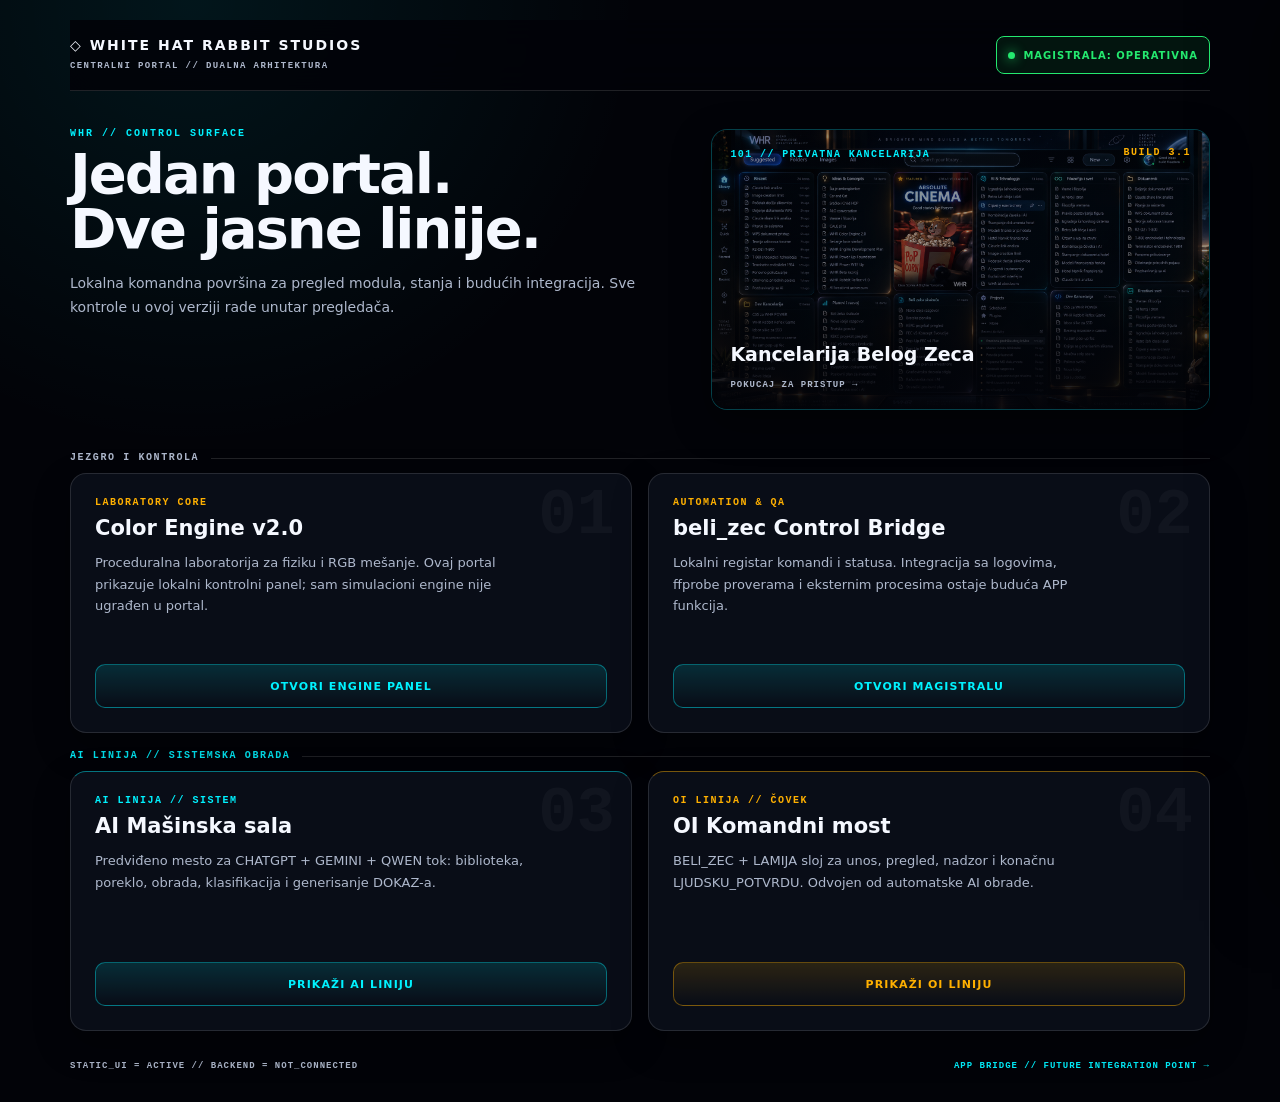
<file: index.html>
<!DOCTYPE html>
<html lang="sr">
<head>
  <meta charset="UTF-8">
  <meta name="viewport" content="width=device-width, initial-scale=1, viewport-fit=cover">
  <meta name="theme-color" content="#020308">
  <title>WHR STUDIOS — Centralni Portal v3.1</title>
  <style>
    :root {
      --bg-deep: #020308;
      --bg-main: #060811;
      --bg-panel: rgba(10, 14, 25, 0.94);
      --border: rgba(255, 255, 255, 0.12);
      --text: #f5f8ff;
      --soft: #aeb8cc;
      --cyan: #00f2ff;
      --amber: #ffb000;
      --green: #24e96f;
      --red: #ff4d62;
      --purple: #b88cff;
      --header-h: 71px;
    }

    * { box-sizing: border-box; }
    html { min-height: 100%; background: var(--bg-deep); }
    body {
      min-width: 280px;
      min-height: 100%;
      margin: 0;
      overflow-x: hidden;
      overflow-y: auto;
      color: var(--text);
      background:
        radial-gradient(circle at 15% 0%, rgba(0, 242, 255, 0.08), transparent 28rem),
        var(--bg-deep);
      font-family: "Segoe UI", Roboto, system-ui, sans-serif;
    }
    body::before {
      content: "";
      position: fixed;
      inset: 0;
      z-index: -1;
      pointer-events: none;
      background-image:
        linear-gradient(rgba(255,255,255,.016) 1px, transparent 1px),
        linear-gradient(90deg, rgba(255,255,255,.016) 1px, transparent 1px);
      background-size: 24px 24px;
    }
    button, a { font: inherit; }
    button:focus-visible, a:focus-visible { outline: 2px solid var(--cyan); outline-offset: 3px; }

    .shell { width: min(1180px, 100%); min-height: 100vh; margin: auto; padding: 20px; }
    .topbar {
      position: sticky;
      top: 0;
      z-index: 20;
      min-height: var(--header-h);
      display: flex;
      align-items: center;
      justify-content: space-between;
      gap: 18px;
      padding: 13px 0;
      border-bottom: 1px solid var(--border);
      background: rgba(2, 3, 8, .88);
      backdrop-filter: blur(16px);
    }
    .brand { min-width: 0; }
    .brand strong { display: block; font-size: 14px; letter-spacing: 2px; }
    .brand small { color: var(--soft); font: 700 9px/1.5 ui-monospace, monospace; letter-spacing: 1.4px; }
    .status-button {
      flex: 0 0 auto;
      display: inline-flex;
      align-items: center;
      gap: 8px;
      min-height: 38px;
      padding: 7px 11px;
      border: 1px solid var(--status-color, var(--green));
      border-radius: 8px;
      color: var(--status-color, var(--green));
      background: color-mix(in srgb, var(--status-color, var(--green)) 8%, transparent);
      font-size: 10px;
      font-weight: 900;
      letter-spacing: 1px;
      cursor: pointer;
    }
    .status-dot { width: 7px; height: 7px; border-radius: 50%; background: currentColor; box-shadow: 0 0 12px currentColor; }

    .hero { display: grid; grid-template-columns: minmax(0, 1.1fr) minmax(320px, .9fr); align-items: stretch; gap: 32px; padding: 38px 0 25px; }
    .eyebrow { margin: 0 0 8px; color: var(--cyan); font: 800 10px/1 ui-monospace, monospace; letter-spacing: 2px; }
    h1 { max-width: 700px; margin: 0; font-size: clamp(28px, 5vw, 56px); line-height: .98; letter-spacing: -2px; }
    .hero-copy { max-width: 650px; margin: 15px 0 0; color: var(--soft); font-size: 14px; line-height: 1.7; }
    .version { color: var(--amber); font: 900 10px/1 ui-monospace, monospace; letter-spacing: 1.5px; }
    .office-door { position: relative; min-height: 245px; overflow: hidden; border: 1px solid rgba(0,242,255,.24); border-radius: 16px; background: #050810; box-shadow: 0 14px 38px rgba(0,0,0,.42); cursor: pointer; padding: 0; color: var(--text); text-align: left; }
    .office-door img { width: 100%; height: 100%; min-height: 245px; display: block; object-fit: cover; object-position: center; opacity: .72; transition: opacity 160ms ease, transform 240ms ease; }
    .office-door:hover img { opacity: .9; transform: scale(1.015); }
    .office-door.knocking { animation: knock 180ms ease 2; }
    .door-overlay { position: absolute; inset: 0; display: flex; flex-direction: column; justify-content: space-between; padding: 18px; background: linear-gradient(180deg, rgba(2,3,8,.2), rgba(2,3,8,.16) 45%, rgba(2,3,8,.94)); }
    .door-top { display: flex; justify-content: space-between; gap: 12px; }
    .door-label { font: 900 10px/1.3 ui-monospace, monospace; letter-spacing: 1.4px; color: var(--cyan); }
    .door-bottom strong { display: block; margin-bottom: 7px; font-size: 19px; }
    .door-bottom span { color: var(--soft); font: 800 9px/1.4 ui-monospace, monospace; letter-spacing: 1px; }
    @keyframes knock { 50% { transform: translateX(3px); } }

    .line-label { display: flex; align-items: center; gap: 12px; margin: 18px 0 10px; color: var(--soft); font: 800 10px/1 ui-monospace, monospace; letter-spacing: 1.6px; }
    .line-label::after { content: ""; height: 1px; flex: 1; background: var(--border); }
    .line-label.ai { color: var(--cyan); }
    .line-label.oi { color: var(--amber); }
    .grid { display: grid; grid-template-columns: repeat(2, minmax(0, 1fr)); gap: 16px; }
    .card {
      position: relative;
      min-height: 260px;
      overflow: hidden;
      display: flex;
      flex-direction: column;
      justify-content: space-between;
      gap: 22px;
      padding: 24px;
      border: 1px solid var(--border);
      border-radius: 16px;
      background: var(--bg-panel);
      box-shadow: 0 14px 36px rgba(0,0,0,.32);
    }
    .card::after { content: attr(data-index); position: absolute; right: 16px; top: 10px; color: rgba(255,255,255,.035); font: 900 64px/1 ui-monospace, monospace; }
    .meta { margin: 0 0 8px; color: var(--accent, var(--amber)); font: 800 10px/1 ui-monospace, monospace; letter-spacing: 1.5px; }
    h2 { position: relative; z-index: 1; margin: 0 0 12px; font-size: 21px; }
    .desc { position: relative; z-index: 1; max-width: 52ch; margin: 0; color: var(--soft); font-size: 13px; line-height: 1.65; }
    .action {
      position: relative;
      z-index: 2;
      width: 100%;
      min-height: 44px;
      border: 1px solid color-mix(in srgb, var(--accent, var(--cyan)) 38%, transparent);
      border-radius: 10px;
      color: var(--accent, var(--cyan));
      background: linear-gradient(180deg, color-mix(in srgb, var(--accent, var(--cyan)) 14%, transparent), transparent);
      font-size: 11px;
      font-weight: 900;
      letter-spacing: 1.1px;
      cursor: pointer;
      transition: transform 120ms ease, border-color 120ms ease;
    }
    .action:hover { border-color: var(--accent, var(--cyan)); }
    .action:active { transform: scale(.985); }
    .ai-card { --accent: var(--cyan); border-top-color: rgba(0,242,255,.45); }
    .oi-card { --accent: var(--amber); border-top-color: rgba(255,176,0,.45); }

    .footer { display: flex; justify-content: space-between; gap: 18px; padding: 28px 0 8px; color: var(--soft); font: 700 9px/1.6 ui-monospace, monospace; letter-spacing: 1px; }
    .footer a { color: var(--cyan); text-decoration: none; }

    .backdrop { position: fixed; inset: 0; z-index: 40; background: rgba(0,0,0,.64); opacity: 0; pointer-events: none; transition: opacity 180ms ease; }
    .drawer {
      position: fixed;
      inset: 0 0 0 auto;
      z-index: 50;
      width: min(570px, 100%);
      height: 100dvh;
      overflow-y: auto;
      transform: translateX(102%);
      transition: transform 210ms ease;
      border-left: 1px solid var(--border);
      background: #070a12;
      box-shadow: -20px 0 60px rgba(0,0,0,.55);
    }
    body.drawer-open { overflow: hidden; }
    body.drawer-open .backdrop { opacity: 1; pointer-events: auto; }
    body.drawer-open .drawer { transform: translateX(0); }
    .drawer-head { position: sticky; top: 0; z-index: 2; display: flex; justify-content: space-between; gap: 12px; padding: 19px 22px; border-bottom: 1px solid var(--border); background: rgba(7,10,18,.92); backdrop-filter: blur(14px); }
    .route { color: var(--cyan); font: 800 10px/1.4 ui-monospace, monospace; letter-spacing: 1.3px; }
    .close { width: 36px; height: 36px; border: 1px solid var(--border); border-radius: 8px; color: var(--text); background: transparent; cursor: pointer; }
    .panel { display: none; padding: 26px 22px 44px; }
    .panel.active { display: block; }
    .panel h2 { font-size: 30px; }
    .panel-lead { margin: 0 0 24px; color: var(--soft); line-height: 1.7; }
    .terminal-box { margin: 14px 0; padding: 16px; border: 1px solid var(--border); border-radius: 10px; background: #03050a; color: #c8d4e8; font: 12px/1.7 ui-monospace, monospace; white-space: pre-wrap; }
    .tag-row { display: flex; flex-wrap: wrap; gap: 8px; margin: 18px 0; }
    .tag { padding: 5px 8px; border: 1px solid var(--border); border-radius: 999px; color: var(--soft); font: 800 9px/1 ui-monospace, monospace; letter-spacing: 1px; }
    .notice { padding: 15px; border-left: 3px solid var(--amber); background: rgba(255,176,0,.07); color: #f4d99a; font-size: 12px; line-height: 1.65; }
    .status-options { display: grid; gap: 9px; margin-top: 18px; }
    .status-choice { display: flex; justify-content: space-between; align-items: center; gap: 14px; min-height: 46px; padding: 10px 12px; border: 1px solid var(--border); border-radius: 9px; color: var(--text); background: transparent; cursor: pointer; text-align: left; }
    .status-choice[aria-pressed="true"] { border-color: var(--choice); box-shadow: inset 3px 0 var(--choice); }
    .status-choice small { color: var(--soft); }

    dialog { width: min(440px, calc(100% - 28px)); padding: 0; border: 1px solid rgba(0,242,255,.32); border-radius: 14px; color: var(--text); background: #080b14; box-shadow: 0 24px 80px rgba(0,0,0,.72); }
    dialog::backdrop { background: rgba(0,0,0,.78); backdrop-filter: blur(5px); }
    .gate { padding: 24px; }
    .gate h2 { margin: 8px 0 10px; font-size: 25px; }
    .gate p { color: var(--soft); font-size: 13px; line-height: 1.6; }
    .gate label { display: block; margin: 16px 0 7px; color: var(--cyan); font: 800 10px/1 ui-monospace, monospace; letter-spacing: 1px; }
    .gate input { width: 100%; min-height: 46px; padding: 10px 12px; border: 1px solid var(--border); border-radius: 9px; background: #03050a; color: var(--text); font: 14px ui-monospace, monospace; }
    .gate-actions { display: flex; gap: 9px; margin-top: 20px; }
    .gate-actions button { flex: 1; min-height: 42px; border: 1px solid var(--border); border-radius: 9px; color: var(--text); background: transparent; cursor: pointer; }
    .gate-actions .primary { border-color: var(--cyan); color: var(--cyan); background: rgba(0,242,255,.07); }
    .gate-error { min-height: 19px; margin: 10px 0 0 !important; color: var(--red) !important; }

    .office { position: fixed; inset: 0; z-index: 80; display: none; overflow-y: auto; background: #020308; }
    body.office-open { overflow: hidden; }
    body.office-open .office { display: block; }
    .office-shell { width: min(1240px, 100%); min-height: 100%; margin: auto; padding: 22px; }
    .office-head { display: flex; justify-content: space-between; align-items: center; gap: 18px; padding-bottom: 18px; border-bottom: 1px solid var(--border); }
    .office-title small { display: block; margin-bottom: 7px; color: var(--red); font: 900 9px/1 ui-monospace, monospace; letter-spacing: 1.5px; }
    .office-title h1 { font-size: clamp(25px, 4vw, 42px); letter-spacing: -1px; }
    .lock-exit { min-height: 42px; padding: 9px 13px; border: 1px solid var(--red); border-radius: 9px; color: var(--red); background: rgba(255,77,98,.06); font: 900 9px/1 ui-monospace, monospace; letter-spacing: 1px; cursor: pointer; }
    .office-intro { display: flex; justify-content: space-between; gap: 20px; padding: 24px 0 16px; color: var(--soft); font: 800 10px/1.6 ui-monospace, monospace; letter-spacing: 1px; }
    .control-room { display: grid; grid-template-columns: minmax(175px, .55fr) minmax(420px, 1.7fr) minmax(175px, .55fr); grid-template-rows: repeat(2, minmax(175px, 1fr)); grid-template-areas: "rabbit video gemini" "chatgpt video qwen"; gap: 12px; }
    .office-node { position: relative; min-height: 175px; padding: 17px; overflow: hidden; border: 1px solid var(--border); border-radius: 12px; color: var(--text); background: rgba(10,14,25,.9); text-align: left; cursor: pointer; }
    .office-node:hover, .office-node.selected { border-color: var(--node-color, var(--cyan)); background: color-mix(in srgb, var(--node-color, var(--cyan)) 6%, var(--panel)); }
    .office-node::after { content: ""; position: absolute; width: 7px; height: 7px; right: 14px; top: 14px; border-radius: 50%; background: var(--node-color, var(--cyan)); box-shadow: 0 0 10px var(--node-color, var(--cyan)); }
    .node-rabbit { grid-area: rabbit; --node-color: var(--red); }
    .node-chatgpt { grid-area: chatgpt; --node-color: #24e96f; }
    .node-gemini { grid-area: gemini; --node-color: var(--purple); }
    .node-qwen { grid-area: qwen; --node-color: var(--cyan); }
    .node-number { color: rgba(255,255,255,.18); font: 900 24px/1 ui-monospace, monospace; }
    .office-node strong { display: block; margin: 30px 0 8px; font-size: 14px; overflow-wrap: anywhere; }
    .office-node small { color: var(--soft); font: 800 8px/1.5 ui-monospace, monospace; letter-spacing: .8px; }
    .video-station { grid-area: video; position: relative; min-height: 362px; overflow: hidden; display: flex; flex-direction: column; border: 1px solid rgba(0,242,255,.34); border-radius: 14px; background: #010205; box-shadow: inset 0 0 40px rgba(0,242,255,.035); }
    .video-head { display: flex; align-items: center; justify-content: space-between; gap: 12px; padding: 11px 14px; border-bottom: 1px solid var(--border); color: var(--cyan); font: 900 9px/1 ui-monospace, monospace; letter-spacing: 1.2px; }
    .video-screen { position: relative; flex: 1; min-height: 290px; display: grid; place-items: center; background: radial-gradient(circle, rgba(0,242,255,.07), transparent 58%), #000; }
    .video-screen video { width: 100%; height: 100%; max-height: 440px; display: none; object-fit: contain; background: #000; }
    .video-screen.has-video video { display: block; }
    .video-screen.has-video .video-empty { display: none; }
    .video-empty { padding: 24px; text-align: center; color: var(--soft); }
    .video-empty strong { display: block; margin-bottom: 10px; color: var(--text); font-size: 18px; }
    .video-empty span { display: block; font: 9px/1.7 ui-monospace, monospace; letter-spacing: 1px; }
    .video-actions { display: flex; align-items: center; justify-content: space-between; gap: 12px; padding: 10px 14px; border-top: 1px solid var(--border); }
    .video-file { position: absolute; width: 1px; height: 1px; opacity: 0; pointer-events: none; }
    .video-pick { padding: 8px 11px; border: 1px solid var(--cyan); border-radius: 7px; color: var(--cyan); background: rgba(0,242,255,.07); font: 900 8px/1 ui-monospace, monospace; letter-spacing: 1px; cursor: pointer; }
    .video-name { min-width: 0; overflow: hidden; color: var(--soft); font: 8px/1.4 ui-monospace, monospace; text-overflow: ellipsis; white-space: nowrap; }
    .cube-label { margin: 22px 0 11px; color: var(--soft); font: 900 9px/1 ui-monospace, monospace; letter-spacing: 1.3px; }
    .cube-dock { display: flex; flex-wrap: wrap; justify-content: center; gap: 12px; }
    .archive-cube { --cube-color: var(--cyan); position: relative; width: 112px; aspect-ratio: 1; padding: 12px; overflow: hidden; border: 1px solid var(--border); border-radius: 12px; color: var(--text); background: linear-gradient(145deg, rgba(255,255,255,.035), transparent 55%), rgba(10,14,25,.94); text-align: left; cursor: pointer; }
    .archive-cube:hover, .archive-cube.selected { transform: translateY(-2px); border-color: var(--cube-color); box-shadow: 0 10px 26px rgba(0,0,0,.35), inset 0 0 20px color-mix(in srgb, var(--cube-color) 7%, transparent); }
    .cube-number { color: rgba(255,255,255,.22); font: 900 13px/1 ui-monospace, monospace; }
    .archive-cube strong { position: absolute; inset: auto 10px 13px; font-size: 10px; overflow-wrap: anywhere; }
    .cube-dot { position: absolute; right: 11px; top: 11px; width: 6px; height: 6px; border-radius: 50%; background: var(--cube-color); box-shadow: 0 0 9px var(--cube-color); }
    .office-status { min-height: 42px; margin-top: 14px; padding: 12px 14px; border: 1px solid var(--border); border-radius: 9px; color: var(--soft); font: 10px/1.6 ui-monospace, monospace; }

    @media (max-width: 680px) {
      .shell { min-height: 100dvh; padding: 0 14px 18px; }
      .topbar { min-height: 64px; }
      .brand strong { font-size: 11px; letter-spacing: 1.3px; }
      .brand small { display: none; }
      .status-button { max-width: 148px; font-size: 8px; letter-spacing: .5px; }
      .hero { display: grid; grid-template-columns: 1fr; padding: 28px 0 18px; }
      .hero-copy { font-size: 13px; }
      .office-door, .office-door img { min-height: 210px; }
      .grid { grid-template-columns: 1fr; }
      .card { min-height: 230px; padding: 20px; }
      .footer { flex-direction: column; }
      .drawer { border-left: 0; }
      .office-shell { padding: 14px; }
      .office-head, .office-intro { align-items: flex-start; flex-direction: column; }
      .control-room { grid-template-columns: 1fr; grid-template-rows: auto; grid-template-areas: "rabbit" "chatgpt" "video" "gemini" "qwen"; }
      .office-node { min-height: 125px; }
      .office-node strong { margin-top: 20px; }
      .video-station { min-height: 300px; }
      .cube-dock { justify-content: flex-start; }
    }
    @media (max-width: 390px) { .archive-cube { width: calc(50% - 6px); } }
    @media (prefers-reduced-motion: reduce) { *, *::before, *::after { scroll-behavior: auto !important; transition: none !important; } }
  </style>
</head>
<body>
  <div class="shell">
    <header class="topbar">
      <div class="brand">
        <strong>◇ WHITE HAT RABBIT STUDIOS</strong>
        <small>CENTRALNI PORTAL // DUALNA ARHITEKTURA</small>
      </div>
      <button id="statusButton" class="status-button" type="button" aria-label="Promeni status magistrale">
        <span class="status-dot" aria-hidden="true"></span>
        <span id="statusText">MAGISTRALA: OPERATIVNA</span>
      </button>
    </header>

    <main>
      <section class="hero" aria-labelledby="portal-title">
        <div>
          <p class="eyebrow">WHR // CONTROL SURFACE</p>
          <h1 id="portal-title">Jedan portal.<br>Dve jasne linije.</h1>
          <p class="hero-copy">Lokalna komandna površina za pregled modula, stanja i budućih integracija. Sve kontrole u ovoj verziji rade unutar pregledača.</p>
        </div>
        <button id="officeDoor" class="office-door" type="button" aria-label="Pokucaj na vrata Kancelarije Belog Zeca">
          <img src="assets/kancelarija-vrata.png" alt="Vrata Kancelarije Belog Zeca sa Džerijem i kokicama">
          <span class="door-overlay">
            <span class="door-top"><span class="door-label">101 // PRIVATNA KANCELARIJA</span><span class="version">BUILD 3.1</span></span>
            <span class="door-bottom"><strong>Kancelarija Belog Zeca</strong><span>POKUCAJ ZA PRISTUP →</span></span>
          </span>
        </button>
      </section>

      <div class="line-label">JEZGRO I KONTROLA</div>
      <section class="grid" aria-label="Jezgro i kontrola">
        <article class="card" data-index="01">
          <div>
            <p class="meta">LABORATORY CORE</p>
            <h2>Color Engine v2.0</h2>
            <p class="desc">Proceduralna laboratorija za fiziku i RGB mešanje. Ovaj portal prikazuje lokalni kontrolni panel; sam simulacioni engine nije ugrađen u portal.</p>
          </div>
          <button class="action route-button" type="button" data-route="color-engine">OTVORI ENGINE PANEL</button>
        </article>
        <article class="card" data-index="02">
          <div>
            <p class="meta">AUTOMATION &amp; QA</p>
            <h2>beli_zec Control Bridge</h2>
            <p class="desc">Lokalni registar komandi i statusa. Integracija sa logovima, ffprobe proverama i eksternim procesima ostaje buduća APP funkcija.</p>
          </div>
          <button class="action route-button" type="button" data-route="control-bridge">OTVORI MAGISTRALU</button>
        </article>
      </section>

      <div class="line-label ai">AI LINIJA // SISTEMSKA OBRADA</div>
      <section class="grid" aria-label="AI i OI linija">
        <article class="card ai-card" data-index="03">
          <div>
            <p class="meta">AI LINIJA // SISTEM</p>
            <h2>AI Mašinska sala</h2>
            <p class="desc">Predviđeno mesto za CHATGPT + GEMINI + QWEN tok: biblioteka, poreklo, obrada, klasifikacija i generisanje DOKAZ-a.</p>
          </div>
          <button class="action route-button" type="button" data-route="ai-sala">PRIKAŽI AI LINIJU</button>
        </article>
        <article class="card oi-card" data-index="04">
          <div>
            <p class="meta">OI LINIJA // ČOVEK</p>
            <h2>OI Komandni most</h2>
            <p class="desc">BELI_ZEC + LAMIJA sloj za unos, pregled, nadzor i konačnu LJUDSKU_POTVRDU. Odvojen od automatske AI obrade.</p>
          </div>
          <button class="action route-button" type="button" data-route="oi-most">PRIKAŽI OI LINIJU</button>
        </article>
      </section>
    </main>

    <footer class="footer">
      <span>STATIC_UI = ACTIVE // BACKEND = NOT_CONNECTED</span>
      <a href="#app-bridge">APP BRIDGE // FUTURE INTEGRATION POINT →</a>
    </footer>
  </div>

  <div id="backdrop" class="backdrop" aria-hidden="true"></div>
  <aside id="drawer" class="drawer" aria-hidden="true" aria-label="Detalji modula">
    <header class="drawer-head">
      <div><div class="route" id="routeLabel">ROUTE //</div></div>
      <button id="closeDrawer" class="close" type="button" aria-label="Zatvori panel">✕</button>
    </header>

    <section class="panel" data-panel="color-engine">
      <h2>Color Engine v2.0</h2>
      <p class="panel-lead">Kontrolna tačka simulacionog modula. U statičkoj v2 verziji ovo je pregled spremnosti, ne pokretanje eksternog engine-a.</p>
      <div class="tag-row"><span class="tag">FIXED TIMESTEP</span><span class="tag">SEEDED RNG</span><span class="tag">RGB PHYSICS</span></div>
      <div class="terminal-box">ENGINE_ROUTE = READY
EXECUTION_MODE = LOCAL_UI_ONLY
SIMULATION_RUNTIME = NOT_EMBEDDED</div>
      <div class="notice">Za stvarno pokretanje simulacije kasnije povezati APP bridge sa eksplicitnom komandom i odgovorom o uspehu.</div>
    </section>

    <section class="panel" data-panel="control-bridge">
      <h2>beli_zec Control Bridge</h2>
      <p class="panel-lead">Magistrala čuva lokalni status interfejsa. Izaberi operativno stanje; izbor se pamti samo u ovom pregledaču.</p>
      <div id="statusOptions" class="status-options"></div>
      <div class="terminal-box" id="bridgeLog">[LOCAL] Magistrala spremna za UI komande.</div>
      <div class="notice">Nema povezanog registra logova, ffprobe procesa ni servera. Status je prezentaciono stanje UI-ja.</div>
    </section>

    <section class="panel" data-panel="ai-sala">
      <h2>AI Mašinska sala</h2>
      <p class="panel-lead">Sistemska linija je namenski odvojena od ljudske potvrde.</p>
      <div class="terminal-box">ULAZ → BIBLIOTEKA / POREKLO
OBRADA → CHATGPT + GEMINI + QWEN
IZLAZ → KLASIFIKACIJA + NACRT DOKAZA
KONAČNA POTVRDA → NIJE U AI LINIJI</div>
      <div class="notice">Imena servisa označavaju planiranu arhitekturu. Ovaj fajl ne šalje mrežne zahteve i ne tvrdi da su AI servisi povezani.</div>
    </section>

    <section class="panel" data-panel="oi-most">
      <h2>OI Komandni most</h2>
      <p class="panel-lead">Ljudski sloj zadržava nadzor, tumačenje i završnu potvrdu rezultata.</p>
      <div class="terminal-box">ULAZ → BELI_ZEC + LAMIJA
KONTROLA → PREGLED / NADZOR
ODLUKA → LJUDSKA_POTVRDA
GRANICA → AI NE POTVRĐUJE UMESTO ČOVEKA</div>
      <div class="notice">OI panel je lokalna arhitektonska mapa. Ne izvršava niti potpisuje stvarne odluke.</div>
    </section>

    <section class="panel" data-panel="app-bridge">
      <h2>APP Bridge</h2>
      <p class="panel-lead">Jasno rezervisana tačka za buduće povezivanje portala sa desktop ili serverskom aplikacijom.</p>
      <div class="terminal-box">INTEGRATION_STATUS = NOT_CONNECTED
TRANSPORT = UNDEFINED
API_CONTRACT = TODO
FALLBACK = STATIC_LOCAL_UI</div>
      <div class="notice">Future integration point: ovde kasnije definisati dozvoljene komande, format odgovora, autentikaciju, timeout i prikaz grešaka.</div>
    </section>
  </aside>

  <dialog id="accessGate">
    <form id="accessForm" class="gate" method="dialog">
      <p class="eyebrow">KUCANJE // PRIVATNI ULAZ</p>
      <h2 id="gateTitle">Kancelarija Belog Zeca</h2>
      <p id="gateHelp">Unesi lozinku za ulaz.</p>
      <label for="officePassword">LOZINKA</label>
      <input id="officePassword" type="password" autocomplete="current-password" required minlength="4">
      <div id="confirmWrap" hidden>
        <label for="officePasswordConfirm">POTVRDI LOZINKU</label>
        <input id="officePasswordConfirm" type="password" autocomplete="new-password" minlength="4">
      </div>
      <p id="gateError" class="gate-error" role="alert"></p>
      <div class="gate-actions">
        <button id="cancelGate" type="button">ODUSTANI</button>
        <button class="primary" type="submit">OTKLJUČAJ</button>
      </div>
    </form>
  </dialog>

  <section id="office" class="office" aria-hidden="true">
    <div class="office-shell">
      <header class="office-head">
        <div class="office-title"><small>IZOLOVANA ZONA // LOCAL UI</small><h1>Kancelarija Belog Zeca</h1></div>
        <button id="lockOffice" class="lock-exit" type="button">ZAKLJUČAJ I IZAĐI</button>
      </header>
      <div class="office-intro"><span>KOMANDNA SOBA // 4 KANCELARIJE + VIDEO</span><span>APP BRIDGES = ČEKAJU MONTAŽU</span></div>
      <div id="controlRoom" class="control-room" aria-label="Glavne kancelarije i video ekran"></div>
      <div class="cube-label">POMOĆNI MODULI // MALE KOCKE</div>
      <div id="cubeDock" class="cube-dock" aria-label="Pomoćni arhivski moduli"></div>
      <div id="officeStatus" class="office-status" aria-live="polite">Komandna soba je spremna. Izaberi kancelariju, kocku ili lokalni MP4.</div>
    </div>
  </section>

  <script>
    "use strict";

    const routes = new Set(["color-engine", "control-bridge", "ai-sala", "oi-most", "app-bridge"]);
    const officeRoute = "beli-zec-office";
    const mainOffices = [
      { key: "rabbit", number: "01", name: "101_BELIZEC_kancelarija", role: "CENTRALA // ROUTER // PEČAT" },
      { key: "chatgpt", number: "13", name: "13_CHATGPT_kancelarija", role: "ARHITEKTURA // KOD // PREGLED" },
      { key: "gemini", number: "12", name: "12_GEMINI_kancelarija", role: "PDF // VIZUELNI SLOJ" },
      { key: "qwen", number: "10", name: "10_QWEN_kancelarija", role: "MASTER KODER" }
    ];
    const cubeModules = [
      { number: "02", name: "_1Screenshots_", color: "#b88cff" },
      { number: "04", name: "_pdf_", color: "#ff4d62" },
      { number: "05", name: "_txt_", color: "#f5f8ff" },
      { number: "08", name: "app_prevodilac", color: "#24e96f" },
      { number: "09", name: "KEY_PRECICE", color: "#ffb000" }
    ];
    const statusConfig = {
      operational: { label: "OPERATIVNA", color: "#24e96f", note: "UI je spreman za lokalne komande." },
      standby: { label: "STANDBY", color: "#ffb000", note: "UI je u režimu čekanja." },
      maintenance: { label: "ODRŽAVANJE", color: "#ff4d62", note: "UI je označen za lokalno održavanje." }
    };

    const drawer = document.getElementById("drawer");
    const backdrop = document.getElementById("backdrop");
    const statusButton = document.getElementById("statusButton");
    const statusText = document.getElementById("statusText");
    const statusOptions = document.getElementById("statusOptions");
    const bridgeLog = document.getElementById("bridgeLog");
    let lastFocus = null;
    let officeUnlocked = sessionStorage.getItem("whr-office-unlocked") === "yes";

    const officeDoor = document.getElementById("officeDoor");
    const accessGate = document.getElementById("accessGate");
    const accessForm = document.getElementById("accessForm");
    const passwordInput = document.getElementById("officePassword");
    const passwordConfirm = document.getElementById("officePasswordConfirm");
    const confirmWrap = document.getElementById("confirmWrap");
    const gateHelp = document.getElementById("gateHelp");
    const gateError = document.getElementById("gateError");
    const office = document.getElementById("office");
    const officeStatus = document.getElementById("officeStatus");

    function bytesToBase64(bytes) { return btoa(String.fromCharCode(...bytes)); }
    function base64ToBytes(value) { return Uint8Array.from(atob(value), char => char.charCodeAt(0)); }
    async function derivePassword(password, salt) {
      const material = await crypto.subtle.importKey("raw", new TextEncoder().encode(password), "PBKDF2", false, ["deriveBits"]);
      const bits = await crypto.subtle.deriveBits({ name: "PBKDF2", salt, iterations: 120000, hash: "SHA-256" }, material, 256);
      return bytesToBase64(new Uint8Array(bits));
    }

    function showGate() {
      const firstSetup = !localStorage.getItem("whr-office-verifier");
      confirmWrap.hidden = !firstSetup;
      passwordConfirm.required = firstSetup;
      gateHelp.textContent = firstSetup
        ? "Prvi ulaz: postavi lokalnu lozinku za ovaj pregledač."
        : "Kucanje je primljeno. Unesi lokalnu lozinku za ulaz.";
      gateError.textContent = "";
      accessForm.reset();
      accessGate.showModal();
      setTimeout(() => passwordInput.focus(), 0);
    }

    function knock() {
      officeDoor.classList.remove("knocking");
      void officeDoor.offsetWidth;
      officeDoor.classList.add("knocking");
      setTimeout(showGate, 420);
    }

    function openOffice(updateHash = true) {
      if (!officeUnlocked) { showGate(); return; }
      closeRoute(false);
      document.body.classList.add("office-open");
      office.setAttribute("aria-hidden", "false");
      if (updateHash && location.hash !== `#${officeRoute}`) history.pushState(null, "", `#${officeRoute}`);
    }

    function lockAndExit(updateHash = true) {
      officeUnlocked = false;
      sessionStorage.removeItem("whr-office-unlocked");
      document.body.classList.remove("office-open");
      office.setAttribute("aria-hidden", "true");
      if (updateHash && location.hash === `#${officeRoute}`) history.pushState(null, "", location.pathname + location.search);
      officeDoor.focus();
    }

    function clearOfficeSelection() {
      document.querySelectorAll(".office-node, .archive-cube").forEach(item => item.classList.remove("selected"));
    }

    function buildOffice() {
      const room = document.getElementById("controlRoom");
      mainOffices.forEach(item => {
        const button = document.createElement("button");
        button.type = "button";
        button.className = `office-node node-${item.key}`;
        button.innerHTML = `<span class="node-number"></span><strong></strong><small></small>`;
        button.querySelector(".node-number").textContent = item.number;
        button.querySelector("strong").textContent = item.name;
        button.querySelector("small").textContent = `${item.role} // NOT_CONNECTED`;
        button.addEventListener("click", () => {
          clearOfficeSelection();
          button.classList.add("selected");
          officeStatus.textContent = `${item.number} // ${item.name} — kancelarija čeka buduću APP montažu.`;
        });
        room.appendChild(button);
      });

      const station = document.createElement("section");
      station.className = "video-station";
      station.innerHTML = `<div class="video-head"><span>VIDEO // MP4 MONITOR</span><span>LOCAL PLAYBACK</span></div><div id="videoScreen" class="video-screen"><video id="officeVideo" controls playsinline></video><div class="video-empty"><strong>VELIKI VIDEO EKRAN</strong><span>IZABERI LOKALNI MP4<br>FAJL NE NAPUŠTA UREĐAJ</span></div></div><div class="video-actions"><span id="videoName" class="video-name">MP4_APP_BRIDGE = NOT_CONNECTED</span><label class="video-pick" for="videoFile">IZABERI MP4</label><input id="videoFile" class="video-file" type="file" accept="video/mp4,video/*"></div>`;
      room.appendChild(station);

      const videoFile = station.querySelector("#videoFile");
      const video = station.querySelector("#officeVideo");
      const screen = station.querySelector("#videoScreen");
      const videoName = station.querySelector("#videoName");
      let videoUrl = "";
      videoFile.addEventListener("change", () => {
        const file = videoFile.files && videoFile.files[0];
        if (!file) return;
        if (videoUrl) URL.revokeObjectURL(videoUrl);
        videoUrl = URL.createObjectURL(file);
        video.src = videoUrl;
        screen.classList.add("has-video");
        videoName.textContent = file.name;
        officeStatus.textContent = `VIDEO // ${file.name} — lokalni MP4 je spreman za gledanje.`;
        video.load();
      });

      const dock = document.getElementById("cubeDock");
      cubeModules.forEach(item => {
        const button = document.createElement("button");
        button.type = "button";
        button.className = "archive-cube";
        button.style.setProperty("--cube-color", item.color);
        button.innerHTML = `<span class="cube-number"></span><span class="cube-dot" aria-hidden="true"></span><strong></strong>`;
        button.querySelector(".cube-number").textContent = item.number;
        button.querySelector("strong").textContent = item.name;
        button.addEventListener("click", () => {
          clearOfficeSelection();
          button.classList.add("selected");
          officeStatus.textContent = `${item.number} // ${item.name} — pomoćni modul čeka buduću APP montažu.`;
        });
        dock.appendChild(button);
      });
    }

    accessForm.addEventListener("submit", async event => {
      event.preventDefault();
      const password = passwordInput.value;
      const savedVerifier = localStorage.getItem("whr-office-verifier");
      try {
        if (!savedVerifier) {
          if (password.length < 4) { gateError.textContent = "Lozinka mora imati najmanje 4 znaka."; return; }
          if (password !== passwordConfirm.value) { gateError.textContent = "Lozinke se ne podudaraju."; return; }
          const salt = crypto.getRandomValues(new Uint8Array(16));
          localStorage.setItem("whr-office-salt", bytesToBase64(salt));
          localStorage.setItem("whr-office-verifier", await derivePassword(password, salt));
        } else {
          const salt = base64ToBytes(localStorage.getItem("whr-office-salt"));
          if (await derivePassword(password, salt) !== savedVerifier) { gateError.textContent = "Pristup odbijen: pogrešna lozinka."; return; }
        }
        officeUnlocked = true;
        sessionStorage.setItem("whr-office-unlocked", "yes");
        accessGate.close();
        openOffice(true);
      } catch (_) { gateError.textContent = "Lokalna provera nije dostupna u ovom pregledaču."; }
    });

    officeDoor.addEventListener("click", knock);
    document.getElementById("cancelGate").addEventListener("click", () => accessGate.close());
    document.getElementById("lockOffice").addEventListener("click", () => lockAndExit());

    function savedStatus() {
      try {
        const value = localStorage.getItem("whr-magistrala-status");
        return statusConfig[value] ? value : "operational";
      } catch (_) { return "operational"; }
    }

    function setStatus(key) {
      const selected = statusConfig[key] ? key : "operational";
      const state = statusConfig[selected];
      statusButton.style.setProperty("--status-color", state.color);
      statusText.textContent = `MAGISTRALA: ${state.label}`;
      bridgeLog.textContent = `[LOCAL] ${state.note}\n[STATE] ${selected.toUpperCase()}\n[BACKEND] NOT_CONNECTED`;
      document.querySelectorAll(".status-choice").forEach(button => {
        button.setAttribute("aria-pressed", String(button.dataset.status === selected));
      });
      try { localStorage.setItem("whr-magistrala-status", selected); } catch (_) {}
    }

    function buildStatusOptions() {
      Object.entries(statusConfig).forEach(([key, state]) => {
        const button = document.createElement("button");
        button.type = "button";
        button.className = "status-choice";
        button.dataset.status = key;
        button.style.setProperty("--choice", state.color);
        button.innerHTML = `<strong>${state.label}</strong><small>${state.note}</small>`;
        button.addEventListener("click", () => setStatus(key));
        statusOptions.appendChild(button);
      });
    }

    function openRoute(route, updateHash = true) {
      if (!routes.has(route)) return;
      lastFocus = document.activeElement;
      document.querySelectorAll(".panel").forEach(panel => panel.classList.toggle("active", panel.dataset.panel === route));
      document.getElementById("routeLabel").textContent = `ROUTE // #${route}`;
      document.body.classList.add("drawer-open");
      drawer.setAttribute("aria-hidden", "false");
      backdrop.setAttribute("aria-hidden", "false");
      if (updateHash && location.hash !== `#${route}`) history.pushState(null, "", `#${route}`);
      document.getElementById("closeDrawer").focus();
    }

    function closeRoute(updateHash = true) {
      document.body.classList.remove("drawer-open");
      drawer.setAttribute("aria-hidden", "true");
      backdrop.setAttribute("aria-hidden", "true");
      if (updateHash && location.hash) history.pushState(null, "", location.pathname + location.search);
      if (lastFocus && typeof lastFocus.focus === "function") lastFocus.focus();
    }

    function syncHash() {
      const route = location.hash.slice(1);
      if (route === officeRoute) {
        if (officeUnlocked) openOffice(false);
        else { document.body.classList.remove("office-open"); showGate(); }
        return;
      }
      document.body.classList.remove("office-open");
      routes.has(route) ? openRoute(route, false) : closeRoute(false);
    }

    document.querySelectorAll(".route-button").forEach(button => button.addEventListener("click", () => openRoute(button.dataset.route)));
    statusButton.addEventListener("click", () => openRoute("control-bridge"));
    document.getElementById("closeDrawer").addEventListener("click", () => closeRoute());
    backdrop.addEventListener("click", () => closeRoute());
    window.addEventListener("hashchange", syncHash);
    window.addEventListener("popstate", syncHash);
    document.addEventListener("keydown", event => { if (event.key === "Escape" && document.body.classList.contains("drawer-open")) closeRoute(); });

    buildStatusOptions();
    buildOffice();
    setStatus(savedStatus());
    syncHash();
  </script>
</body>
</htm
</file>
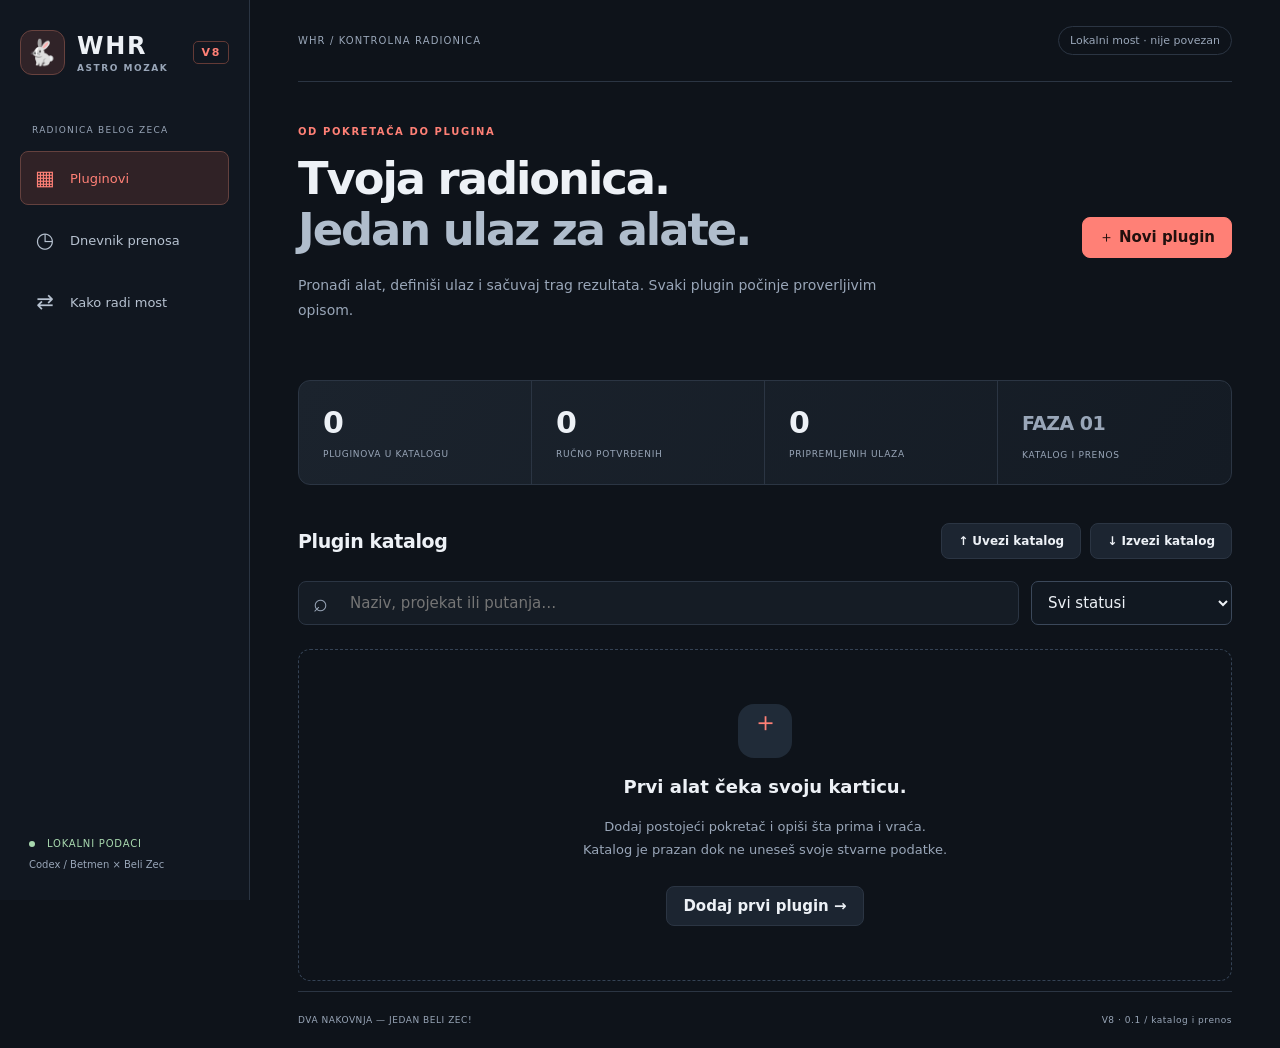
<file: v8/index.html>
<!doctype html>
<html lang="sr-Latn">
<head>
  <meta charset="utf-8">
  <meta name="viewport" content="width=device-width, initial-scale=1">
  <meta name="color-scheme" content="dark">
  <meta name="description" content="WHR Astro Mozak V8 — lokalni katalog alata, plugin ulazi i dokazni tragovi.">
  <title>WHR · Astro Mozak V8</title>
  <link rel="stylesheet" href="style.css">
  <script src="script.js" defer></script>
</head>
<body>
  <a class="skip" href="#main">Preskoči na sadržaj</a>
  <aside class="sidebar">
    <a class="brand" href="#plugins"><span class="brand-icon" aria-hidden="true">🐇</span><span>WHR<span class="brand-sub">ASTRO MOZAK</span></span><span class="version">V8</span></a>
    <div class="workspace-label">RADIONICA BELOG ZECA</div>
    <nav aria-label="Glavna navigacija">
      <a href="#plugins" data-view="plugins"><span aria-hidden="true">▦</span> Pluginovi</a>
      <a href="#journal" data-view="journal"><span aria-hidden="true">◷</span> Dnevnik prenosa</a>
      <a href="#guide" data-view="guide"><span aria-hidden="true">⇄</span> Kako radi most</a>
    </nav>
    <div class="sidebar-bottom"><span class="dot"></span> LOKALNI PODACI<span>Codex / Betmen × Beli Zec</span></div>
  </aside>
  <main id="main" tabindex="-1">
    <header class="topbar"><span>WHR / KONTROLNA RADIONICA</span><span class="bridge-badge">Lokalni most · nije povezan</span></header>
    <div id="storage-warning" class="notice warning" hidden>Trajno čuvanje nije dostupno. Promene ostaju u ovoj sesiji — izvezi ih pre zatvaranja.</div>
    <section id="view-plugins" class="view">
      <div class="heading"><div><div class="eyebrow">OD POKRETAČA DO PLUGINA</div><h1>Tvoja radionica.<br><span>Jedan ulaz za alate.</span></h1><p class="intro">Pronađi alat, definiši ulaz i sačuvaj trag rezultata. Svaki plugin počinje proverljivim opisom.</p></div><button id="add-plugin" class="primary">＋ Novi plugin</button></div>
      <div class="stats"><div><span id="count-all">0</span><small>PLUGINOVA U KATALOGU</small></div><div><span id="count-verified">0</span><small>RUČNO POTVRĐENIH</small></div><div><span id="count-requests">0</span><small>PRIPREMLJENIH ULAZA</small></div><div><span class="muted">FAZA 01</span><small>KATALOG I PRENOS</small></div></div>
      <div class="section-heading"><h2>Plugin katalog</h2><div class="actions"><button id="import-button">↑ Uvezi katalog</button><button id="export-button">↓ Izvezi katalog</button></div></div>
      <div class="filters"><label class="search"><span aria-hidden="true">⌕</span><input id="search" type="search" placeholder="Naziv, projekat ili putanja…" aria-label="Pretraži pluginove"></label><label><span class="sr-only">Dokazni status</span><select id="status-filter"><option value="">Svi statusi</option><option value="OPEN">OPEN</option><option value="NOT_TESTED">NIJE TESTIRANO</option><option value="VERIFIED">RUČNO POTVRĐENO</option></select></label></div>
      <div id="plugin-grid" class="plugin-grid"></div>
      <div id="empty" class="empty"><div class="empty-icon" aria-hidden="true">＋</div><h3>Prvi alat čeka svoju karticu.</h3><p>Dodaj postojeći pokretač i opiši šta prima i vraća.<br>Katalog je prazan dok ne uneseš svoje stvarne podatke.</p><button id="empty-add">Dodaj prvi plugin →</button></div>
      <p id="no-results" class="empty" hidden>Nema pluginova za izabranu pretragu.</p>
    </section>
    <section id="view-journal" class="view" hidden><div class="eyebrow">POREKLO I KONTINUITET</div><h1>Dnevnik prenosa</h1><p class="intro">Pripremljeni zahtevi i ručno pridruženi rezultati. Zahtev za rad ostaje NOT_RUN dok izvršavanje nije dokazano.</p><button id="export-journal">↓ Izvezi dnevnik</button><div id="journal-list" class="journal-list"></div></section>
    <section id="view-guide" class="view" hidden><div class="eyebrow">ULAZ → ALAT → IZLAZ</div><h1>Most između radionica.</h1><p class="intro">Pokretač postaje deo plugina kada uz njega imamo poznat ulaz, izlaz i način provere.</p><div class="flow"><div><b>01 / KATALOG</b><p>Naziv, putanja, projekat i dokazni status.</p></div><span>→</span><div><b>02 / ULAZ</b><p>JSON zahtev sa ID-jem plugina i zadatkom.</p></div><span>→</span><div><b>03 / LOKALNI MOST</b><p>Sledeća faza: povezivanje i provera izvršavanja na računaru.</p></div><span>→</span><div><b>04 / REZULTAT</b><p>Ručni uvoz odgovora uz ID pripremljenog zahteva.</p></div></div><article class="guide-card"><h2>Šta ova verzija radi</h2><p>Čuva katalog u ovom pregledaču, uvozi i izvozi opise pluginova, priprema JSON ulaze i povezuje ih sa ručno unetim rezultatima. Ne izvršava CMD, PowerShell, Python ili EXE fajlove.</p><h2>Veza sa V7</h2><p>Izvezeni dnevnik može biti tekstualni izvor u V7 radionici. Ovaj V8 katalog još ne učitava niti menja V7 arhivu i njene lokalne podatke.</p><h2>Gde su podaci</h2><p>U localStorage ovog pregledača. Promena adrese ili pregledača može otvoriti drugi prostor za čuvanje. Redovno izvozi katalog i dnevnik. Nema automatskog slanja podataka na GitHub ili mrežu.</p><h2>Provera dokaza</h2><p>„Ručno potvrđeno” je oznaka koju unosi autor kartice; nije automatski test programa. Uvezeni rezultati su prijavljeni nalazi. Verzija manifesta: WHR_V8_PLUGIN_CATALOG_1.</p></article></section>
    <footer>DVA NAKOVNJA — JEDAN BELI ZEC! <span>V8 · 0.1 / katalog i prenos</span></footer>
  </main>
  <dialog id="plugin-dialog"><form id="plugin-form"><div class="dialog-header"><div><div class="eyebrow">PLUGIN MANIFEST</div><h2 id="plugin-title">Novi plugin</h2></div><button type="button" data-close aria-label="Zatvori">×</button></div><input name="id" type="hidden"><label>Naziv<input name="name" maxlength="100" required placeholder="Na primer: WHR Tragač alata"></label><label>Putanja pokretača<input name="launcher" maxlength="1000" required placeholder="Izaberi i prepiši stvarnu punu putanju"></label><div class="form-row"><label>Projekat<input name="project" maxlength="120" required></label><label>Verzija<input name="version" maxlength="60" placeholder="Nepoznata dok nije proverena"></label></div><label>Šta alat radi<textarea name="description" maxlength="2000" required rows="2"></textarea></label><div class="form-row"><label>Šta prima<textarea name="input" maxlength="1000" required rows="2"></textarea></label><label>Šta vraća<textarea name="output" maxlength="1000" required rows="2"></textarea></label></div><label>Dokazni status<select name="status"><option value="OPEN">OPEN — veza za proveru</option><option value="NOT_TESTED">NIJE TESTIRANO</option><option value="VERIFIED">RUČNO POTVRĐENO — navedi dokaz</option></select></label><label>Dokaz / šta nedostaje<textarea name="evidence" maxlength="4000" rows="2" placeholder="Izvorna putanja, pročitani sadržaj, test ili nedostajući podatak"></textarea></label><p id="plugin-error" class="form-error" role="alert"></p><div class="dialog-footer"><button type="button" data-close>Otkaži</button><button class="primary" type="submit">Sačuvaj karticu</button></div></form></dialog>
  <dialog id="request-dialog"><form id="request-form"><div class="dialog-header"><h2>Pripremi ulaz</h2><button type="button" data-close aria-label="Zatvori">×</button></div><p id="request-plugin"></p><label>Zadatak / ulaz za alat<textarea name="payload" maxlength="20000" rows="7" required></textarea></label><p class="hint">Preuzima se JSON zahtev i beleži NOT_RUN. Program se ne pokreće.</p><p id="request-error" class="form-error" role="alert"></p><div class="dialog-footer"><button type="button" data-close>Otkaži</button><button class="primary" type="submit">↓ Sačuvaj ulaz JSON</button></div></form></dialog>
  <dialog id="result-dialog"><form id="result-form"><div class="dialog-header"><h2>Pridruži rezultat</h2><button type="button" data-close aria-label="Zatvori">×</button></div><p id="result-request" class="hint"></p><label>Prijavljeni status<select name="status"><option>OPEN</option><option>PASS</option><option>FAIL</option><option>NOT_RUN</option></select></label><label>Rezultat / izlaz alata<textarea name="text" required maxlength="30000" rows="6"></textarea></label><label>Dokaz / izvor rezultata<textarea name="evidence" required maxlength="4000" rows="3"></textarea></label><p class="hint">Ručni unos se čuva sa oznakom REPORTED. Aplikacija ne potvrđuje izvršavanje.</p><p id="result-error" class="form-error" role="alert"></p><div class="dialog-footer"><button type="button" data-close>Otkaži</button><button class="primary" type="submit">Pridruži rezultat</button></div></form></dialog>
  <input id="file-input" type="file" accept="application/json,.json" hidden>
  <div id="toast" role="status" aria-live="polite" hidden></div>
  <noscript>Za lokalni katalog uključi JavaScript. Podaci se ne šalju na mrežu.</noscript>
</body>
</html>
</file>
<file: v8/style.css>
:root{color-scheme:dark;--bg:#0e131a;--panel:#151c25;--line:#2b3543;--text:#edf1f6;--muted:#99a6b8;--accent:#ff8076;--green:#a8d8ae;font-family:Inter,ui-sans-serif,system-ui,-apple-system,"Segoe UI",sans-serif;font-size:15px}*{box-sizing:border-box}body{margin:0;background:var(--bg);color:var(--text);display:flex;min-height:100vh}button,input,textarea,select{font:inherit}button,a,input,select,textarea{outline-offset:5px}button:focus-visible,a:focus-visible,input:focus-visible,textarea:focus-visible,select:focus-visible{outline:2px solid var(--accent)}a{color:inherit}button{cursor:pointer;border:1px solid var(--line);background:#1c2531;color:var(--text);padding:10px 16px;border-radius:8px;font-weight:550}button:hover{background:#293545;border-color:#64748b}.primary{background:var(--accent);border-color:var(--accent);color:#23100e}.primary:hover{background:#ffa49d;border-color:#ffa49d}.sidebar{width:250px;flex-shrink:0;padding:30px 20px;border-right:1px solid var(--line);position:fixed;inset:0 auto 0 0;display:flex;flex-direction:column;background:#111720}.brand{display:flex;align-items:center;gap:12px;text-decoration:none;font-size:24px;font-weight:800;letter-spacing:.07em}.brand-icon{display:grid;place-items:center;width:45px;height:45px;background:#302328;border:1px solid #68423e;border-radius:12px;font-size:25px}.brand-sub{display:block;font-size:9px;letter-spacing:.17em;color:var(--muted);margin-top:3px}.version{font-size:11px;color:var(--accent);border:1px solid #633a36;border-radius:5px;padding:4px 7px;margin-left:auto}.workspace-label{font-size:9px;letter-spacing:.14em;color:var(--muted);margin:50px 12px 16px}nav{display:grid;gap:8px}nav a{display:flex;align-items:center;gap:13px;padding:14px 12px;text-decoration:none;border:1px solid transparent;border-radius:8px;color:#b7c2d0;font-size:13px}nav a span{font-size:21px;width:24px;text-align:center}nav a[aria-current=page]{color:var(--accent);border-color:#64413e;background:#302226}nav a:hover{background:#202935}.sidebar-bottom{margin-top:auto;padding:22px 9px 0;font-size:10px;letter-spacing:.08em;color:var(--green)}.dot{display:inline-block;width:6px;height:6px;border-radius:50%;background:var(--green);margin-right:8px}.sidebar-bottom>span:last-child{display:block;color:var(--muted);font-size:10px;letter-spacing:0;margin-top:10px}main{margin-left:250px;padding:0 48px;max-width:1700px;width:calc(100% - 250px)}.topbar{height:82px;display:flex;justify-content:space-between;align-items:center;border-bottom:1px solid var(--line);font-size:10px;letter-spacing:.11em;color:var(--muted);gap:12px}.bridge-badge{border:1px solid var(--line);padding:7px 11px;border-radius:30px;letter-spacing:0;font-size:11px}.view{padding:44px 0 10px;min-height:calc(100vh - 158px)}.heading{display:flex;justify-content:space-between;align-items:center;gap:24px}.heading>.primary{white-space:nowrap}.eyebrow{color:var(--accent);font-size:10px;letter-spacing:.16em;font-weight:700;margin-bottom:16px}h1{font-size:clamp(30px,3.5vw,49px);line-height:1.14;letter-spacing:-.045em;margin:0 0 18px}h1 span{color:#b0bdcc}.intro{color:var(--muted);max-width:620px;font-size:14px;line-height:1.8;margin:0 0 26px}h2{font-size:19px;letter-spacing:-.02em;margin:0}h3{font-size:18px}.stats{display:grid;grid-template-columns:repeat(4,1fr);border:1px solid var(--line);border-radius:12px;margin:30px 0 38px;background:linear-gradient(120deg,#1b232d,#141b24)}.stats>div{padding:24px;border-right:1px solid var(--line)}.stats>div:last-child{border:0}.stats span{display:block;font-size:30px;font-weight:650;letter-spacing:-.03em}.stats span.muted{font-size:19px;line-height:36px;color:var(--muted)}.stats small{display:block;margin-top:9px;font-size:9px;letter-spacing:.08em;color:var(--muted)}.section-heading{display:flex;align-items:center;justify-content:space-between;gap:12px;margin-bottom:22px}.actions{display:flex;gap:9px;flex-wrap:wrap}.actions button{font-size:12px}.filters{display:flex;gap:12px;margin-bottom:24px}.search{display:flex;align-items:center;gap:10px;flex:1;border:1px solid var(--line);border-radius:8px;background:#151c25;padding:0 14px}.search span{font-size:25px;color:var(--muted)}input,textarea,select{background:#111821;color:var(--text);border:1px solid #3b485a;padding:11px 12px;border-radius:7px;max-width:100%}.search input{border:0;background:transparent;width:100%;outline-offset:0}textarea{resize:vertical}.plugin-grid{display:grid;grid-template-columns:repeat(auto-fill,minmax(min(100%,300px),1fr));gap:18px}.plugin-card{background:var(--panel);border:1px solid var(--line);border-radius:12px;padding:24px;display:flex;flex-direction:column;gap:16px}.card-top{display:flex;justify-content:space-between;gap:8px;align-items:center}.plugin-icon{width:39px;height:39px;border-radius:10px;background:#27303d;display:grid;place-items:center;color:var(--accent);font-size:23px}.badge{font-size:9px;letter-spacing:.04em;border:1px solid #5d5260;border-radius:5px;padding:5px 7px;color:#d4b9db}.badge.VERIFIED{border-color:#355741;color:var(--green)}.badge.NOT_TESTED,.badge.NOT_RUN{border-color:#47546b;color:#bac5d8}.plugin-card h3{margin:0 0 6px}.meta{font-size:11px;color:var(--muted)}.plugin-card p{color:#b1bdcc;font-size:13px;line-height:1.7;margin:0;overflow-wrap:anywhere}.path{font-family:ui-monospace,monospace;font-size:11px;background:#0f151c;border:1px solid #283241;border-radius:5px;padding:10px;color:#b9c7d9;overflow-wrap:anywhere}.io{display:grid;grid-template-columns:1fr 1fr;gap:14px}.io small{display:block;color:var(--muted);font-size:9px;letter-spacing:.1em;margin-bottom:6px}.card-bottom{margin-top:auto;display:flex;gap:8px}.card-bottom button:first-child{flex:1}.card-bottom button{font-size:12px}.empty{padding:54px 24px;text-align:center;border:1px dashed #344254;border-radius:12px;color:var(--muted)}.empty h3{color:var(--text)}.empty p{font-size:13px;line-height:1.8}.empty-icon{font-size:27px;background:#202b38;color:var(--accent);width:54px;height:54px;border-radius:16px;margin:auto}.empty button{margin-top:12px}.notice{padding:14px 18px;border:1px solid #8c6b36;background:#342b1e;border-radius:8px;margin-top:20px;line-height:1.6;font-size:13px}footer{display:flex;justify-content:space-between;gap:15px;border-top:1px solid var(--line);padding:23px 0;font-size:9px;letter-spacing:.06em;color:var(--muted)}.journal-list{margin-top:24px;display:grid;gap:16px}.journal-entry,.guide-card{padding:26px;border:1px solid var(--line);border-radius:12px;background:var(--panel);overflow-wrap:anywhere}.journal-entry pre{white-space:pre-wrap;font:inherit;line-height:1.6;font-size:13px;color:#bcc8d7}.journal-entry h3{margin:0 0 9px}.journal-entry button{margin-top:15px}.flow{display:flex;gap:15px;align-items:center;margin:30px 0}.flow>div{flex:1;border:1px solid var(--line);border-radius:10px;padding:20px;align-self:stretch}.flow b{font-size:10px;color:var(--accent)}.flow p,.guide-card p{color:#b1bdcc;font-size:13px;line-height:1.8}.guide-card h2:not(:first-child){margin-top:26px}.flow>span{color:var(--accent)}dialog{background:#151d28;color:var(--text);border:1px solid #465568;border-radius:15px;width:min(650px,calc(100% - 28px));max-height:90vh;padding:28px;box-shadow:0 30px 100px #0008}dialog::backdrop{background:#050a12cc;backdrop-filter:blur(5px)}.dialog-header{display:flex;justify-content:space-between;align-items:center;gap:15px;margin-bottom:23px}.dialog-header button{font-size:22px;padding:2px 10px}.dialog-header .eyebrow{margin-bottom:9px}form label{display:flex;flex-direction:column;gap:8px;font-size:12px;color:#c1cedd;margin:15px 0}.form-row{display:grid;grid-template-columns:1fr 1fr;gap:16px}.dialog-footer{display:flex;justify-content:flex-end;gap:10px;margin-top:20px}.form-error{font-size:13px;color:#ffafa8;min-height:1em}.hint{color:var(--muted);font-size:12px;line-height:1.7;overflow-wrap:anywhere}#toast{position:fixed;bottom:24px;left:50%;transform:translateX(-50%);padding:16px 24px;background:#293849;border:1px solid #697c93;box-shadow:0 6px 35px #0008;border-radius:10px;max-width:calc(100% - 40px);z-index:10;font-size:13px}.skip{position:fixed;top:-60px;left:15px;padding:12px;background:#fff;color:#111;z-index:20}.skip:focus{top:15px}.sr-only{position:absolute;width:1px;height:1px;margin:-1px;overflow:hidden;clip-path:inset(50%)}[hidden]{display:none!important}@media(max-width:1050px){.sidebar{width:205px;padding:25px 14px}main{margin-left:205px;width:calc(100% - 205px);padding:0 26px}.stats>div{padding:20px 14px}.flow{flex-wrap:wrap}.flow>div{min-width:42%}.flow>span{display:none}}@media(max-width:720px){body{display:block}.sidebar{position:static;width:auto;padding:18px 20px;border-right:0;border-bottom:1px solid var(--line)}.brand{max-width:250px}.workspace-label,.sidebar-bottom{display:none}nav{display:flex;margin-top:18px;gap:5px}nav a{font-size:11px;padding:9px 8px;gap:5px}nav a span{font-size:17px;width:17px}main{margin:0;width:auto;padding:0 20px}.topbar{height:64px;font-size:8px}.bridge-badge{font-size:9px;padding:6px 8px}.view{padding-top:30px}.heading{align-items:flex-start;flex-direction:column}.heading>.primary{margin-bottom:5px}.stats{grid-template-columns:1fr 1fr;margin-top:22px}.stats>div:nth-child(2){border-right:0}.stats>div:nth-child(-n+2){border-bottom:1px solid var(--line)}.stats small{font-size:8px}.section-heading{align-items:flex-start;flex-direction:column}.filters{flex-direction:column}.filters select{width:100%}.form-row{grid-template-columns:1fr;gap:0}.flow{flex-direction:column}.flow>div{width:100%}footer{flex-direction:column;line-height:1.8}dialog{padding:22px}}
</file>
